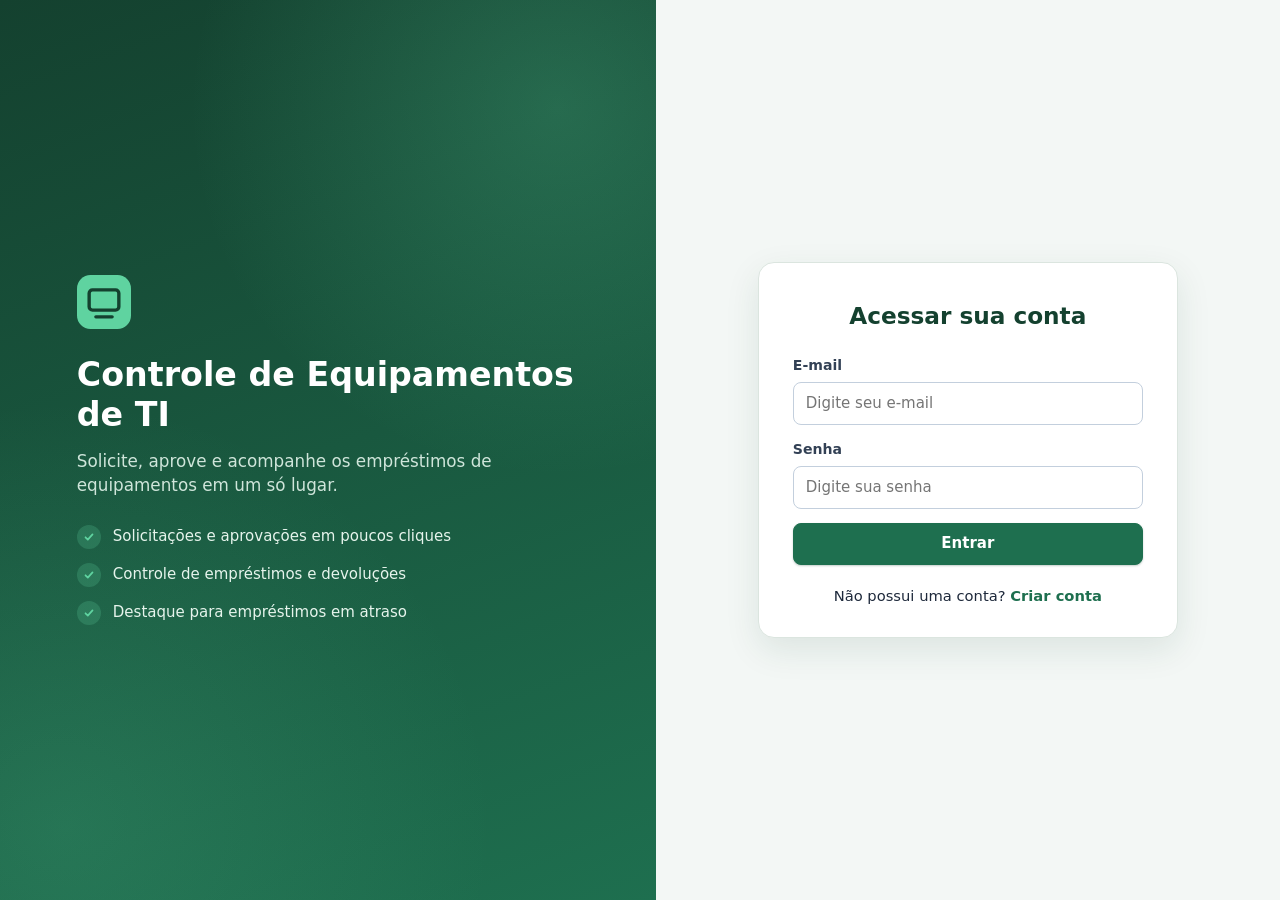
<file: frontend/index.html>
<!DOCTYPE html>
<html lang="pt-BR">
<head>
  <meta charset="utf-8">
  <meta name="viewport" content="width=device-width, initial-scale=1">
  <meta http-equiv="refresh" content="0; url=telas/login.html">
  <title>Controle de Equipamentos de TI</title>
</head>
<body>
  <p><a href="telas/login.html">Ir para o login</a></p>
</body>
</html>
</file>
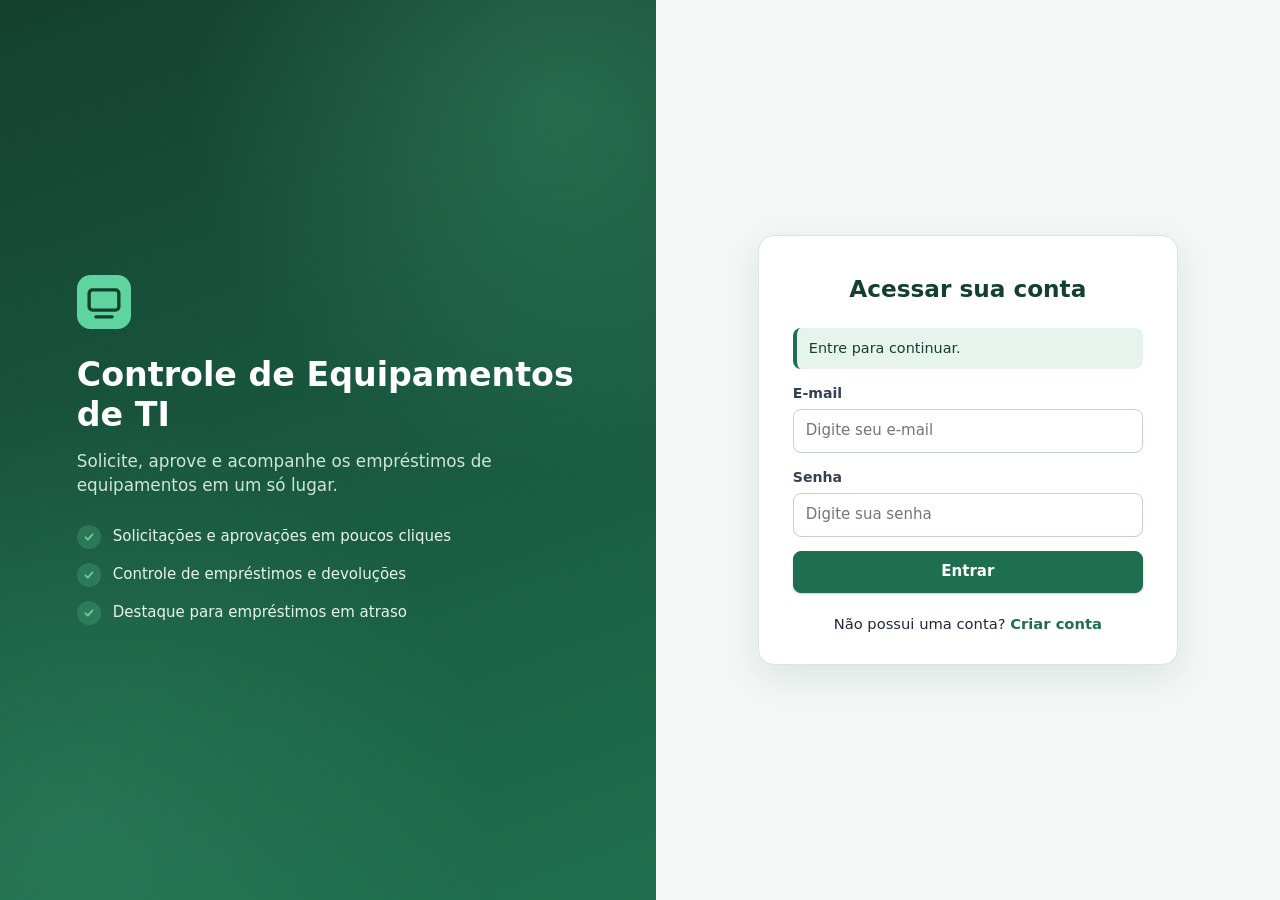
<file: frontend/telas/dashboard_administrador.html>
<!DOCTYPE html>
<html lang="pt-BR">
<head>
  <meta charset="utf-8">
  <meta name="viewport" content="width=device-width, initial-scale=1">
  <title>Painel do administrador | Controle de Equipamentos de TI</title>
  <link rel="stylesheet" href="../css/base.css">
  <link rel="stylesheet" href="../css/dashboard_administrador.css">
</head>
<body class="protegido">
  <div class="app">
    <aside class="lateral">
      <div class="lateral__marca">Controle de Equipamentos de TI</div>
      <div class="lateral__rodape">
        <span id="usuario-nome" class="lateral__usuario"></span>
        <button type="button" class="lateral__sair" id="btn-sair">Sair do sistema</button>
      </div>
      <nav class="lateral__nav" aria-label="Principal">
        <a href="#dashboard" data-secao-link="dashboard">Dashboard</a>
        <a href="#equipamentos" data-secao-link="equipamentos">Equipamentos</a>
        <a href="#usuarios" data-secao-link="usuarios">Usuários</a>
      </nav>
    </aside>

    <main class="principal">
      <div class="boas-vindas">
        <p class="boas-vindas__texto" id="saudacao">Olá!</p>
        <p class="boas-vindas__data" id="saudacao-data"></p>
      </div>
      <!-- Dashboard -->
      <section data-secao="dashboard" hidden>
        <div class="principal__topo"><h1>Dashboard</h1></div>
        <div class="indicadores">
          <div class="indicador indicador--slate">
            <span class="indicador__icone"><svg viewBox="0 0 24 24" width="22" height="22" fill="none" stroke="currentColor" stroke-width="2" stroke-linecap="round" stroke-linejoin="round" aria-hidden="true"><path d="M12 3l9 4.5-9 4.5-9-4.5z"/><path d="M3 12l9 4.5 9-4.5"/><path d="M3 16.5L12 21l9-4.5"/></svg></span>
            <div class="indicador__texto"><strong id="ind-total">-</strong><span>Total de equipamentos</span></div>
          </div>
          <div class="indicador indicador--verde">
            <span class="indicador__icone"><svg viewBox="0 0 24 24" width="22" height="22" fill="none" stroke="currentColor" stroke-width="2" stroke-linecap="round" stroke-linejoin="round" aria-hidden="true"><circle cx="12" cy="12" r="9"/><path d="M8 12.5l3 3 5-6"/></svg></span>
            <div class="indicador__texto"><strong id="ind-disponiveis">-</strong><span>Equipamentos disponíveis</span></div>
          </div>
          <div class="indicador indicador--azul">
            <span class="indicador__icone"><svg viewBox="0 0 24 24" width="22" height="22" fill="none" stroke="currentColor" stroke-width="2" stroke-linecap="round" stroke-linejoin="round" aria-hidden="true"><path d="M7 7h11l-3-3"/><path d="M17 17H6l3 3"/></svg></span>
            <div class="indicador__texto"><strong id="ind-emprestados">-</strong><span>Equipamentos emprestados</span></div>
          </div>
          <div class="indicador indicador--laranja">
            <span class="indicador__icone"><svg viewBox="0 0 24 24" width="22" height="22" fill="none" stroke="currentColor" stroke-width="2" stroke-linecap="round" stroke-linejoin="round" aria-hidden="true"><path d="M14.7 6.3a1 1 0 0 0 0 1.4l1.6 1.6a1 1 0 0 0 1.4 0l3.77-3.77a6 6 0 0 1-7.94 7.94l-6.91 6.91a2.12 2.12 0 0 1-3-3l6.91-6.91a6 6 0 0 1 7.94-7.94l-3.76 3.76z"/></svg></span>
            <div class="indicador__texto"><strong id="ind-manutencao">-</strong><span>Em manutenção</span></div>
          </div>
          <div class="indicador indicador--verde">
            <span class="indicador__icone"><svg viewBox="0 0 24 24" width="22" height="22" fill="none" stroke="currentColor" stroke-width="2" stroke-linecap="round" stroke-linejoin="round" aria-hidden="true"><path d="M16 21v-2a4 4 0 0 0-4-4H6a4 4 0 0 0-4 4v2"/><circle cx="9" cy="7" r="4"/><path d="M22 21v-2a4 4 0 0 0-3-3.87"/><path d="M16 3.13a4 4 0 0 1 0 7.75"/></svg></span>
            <div class="indicador__texto"><strong id="ind-usuarios">-</strong><span>Usuários ativos</span></div>
          </div>
        </div>
        <div class="duas-colunas">
          <div class="bloco">
            <h2>Equipamentos em manutenção</h2>
            <div class="tabela-caixa tabela-janela"><table>
              <thead><tr><th>Equipamento</th><th>Patrimônio</th><th>Ações</th></tr></thead>
              <tbody id="tb-atencao"></tbody>
            </table></div>
            <nav class="paginacao" id="pag-atencao" aria-label="Paginação dos equipamentos em manutenção"></nav>
          </div>
          <div class="bloco">
            <h2>Usuários por nível de acesso</h2>
            <div class="tabela-caixa tabela-janela"><table>
              <thead><tr><th>Nível</th><th>Usuários</th></tr></thead>
              <tbody id="tb-niveis"></tbody>
            </table></div>
          </div>
        </div>
      </section>

      <!-- Equipamentos -->
      <section data-secao="equipamentos" hidden>
        <div class="principal__topo">
          <h1>Equipamentos</h1>
          <button type="button" class="botao botao--primario" id="btn-novo-equip">+ Novo equipamento</button>
        </div>
        <div class="filtros">
          <div class="filtros__grupo" id="filtros-equip">
            <button type="button" class="chip" data-filtro="todos" aria-pressed="true">Todos</button>
            <button type="button" class="chip" data-filtro="disponivel" aria-pressed="false">Disponível</button>
            <button type="button" class="chip" data-filtro="emprestado" aria-pressed="false">Emprestado</button>
            <button type="button" class="chip" data-filtro="manutencao" aria-pressed="false">Manutenção</button>
            <button type="button" class="chip" data-filtro="inativo" aria-pressed="false">Inativo</button>
          </div>
          <input id="busca-equip" class="busca" type="search" placeholder="Pesquisar equipamento..." aria-label="Pesquisar equipamento">
        </div>
        <div class="tabela-caixa"><table>
          <thead id="th-equipamentos"><tr><th data-ordenar="id" data-direcao-inicial="desc">ID</th><th data-ordenar="nome">Nome</th><th data-ordenar="modelo">Modelo</th><th data-ordenar="patrimonio">Patrimônio</th><th data-ordenar="categoria">Categoria</th><th data-ordenar="status">Status</th><th>Ações</th></tr></thead>
          <tbody id="tb-equipamentos"></tbody>
        </table></div>
        <nav class="paginacao" id="pag-equip" aria-label="Paginação de equipamentos"></nav>
      </section>

      <!-- Usuários -->
      <section data-secao="usuarios" hidden>
        <div class="principal__topo">
          <h1>Usuários</h1>
          <button type="button" class="botao botao--primario" id="btn-novo-usuario">+ Novo usuário</button>
        </div>
        <div class="filtros">
          <input id="busca-usuario" class="busca" type="search" placeholder="Pesquisar usuário..." aria-label="Pesquisar usuário">
        </div>
        <div class="tabela-caixa"><table>
          <thead id="th-usuarios"><tr><th data-ordenar="id">ID</th><th data-ordenar="nome">Nome</th><th data-ordenar="cpf">CPF</th><th data-ordenar="nivel">Nível de acesso</th><th data-ordenar="status">Status</th><th data-ordenar="criacao" data-direcao-inicial="desc">Criação</th><th>Ações</th></tr></thead>
          <tbody id="tb-usuarios"></tbody>
        </table></div>
        <nav class="paginacao" id="pag-usuarios" aria-label="Paginação de usuários"></nav>
      </section>
    </main>
  </div>

  <!-- Cadastro / edição de equipamento -->
  <dialog id="dlg-equip" class="modal modal--grande" aria-labelledby="dlg-equip-titulo">
    <form id="form-equip" class="modal__corpo" novalidate>
      <h2 id="dlg-equip-titulo"></h2>
      <p id="eq-guia" class="mensagem mensagem--info" hidden>
        Preencha os campos em ordem: cada campo é liberado quando o anterior estiver correto.
      </p>
      <div class="grade-campos">
        <div class="campo">
          <label for="eq-nome">Nome do equipamento</label>
          <input id="eq-nome" type="text" maxlength="100" placeholder="Ex.: Notebook Dell Latitude" autocomplete="off" required>
        </div>
        <div class="campo">
          <label for="eq-modelo">Modelo</label>
          <input id="eq-modelo" type="text" maxlength="100" placeholder="Ex.: Latitude 3520" autocomplete="off" required>
        </div>
        <div class="campo">
          <label for="eq-patrimonio">Número de patrimônio</label>
          <input id="eq-patrimonio" type="text" maxlength="100" placeholder="PAT-XXXXX" autocomplete="off" required>
        </div>
        <div class="campo">
          <label for="eq-categoria">Categoria</label>
          <div class="campo__linha">
            <select id="eq-categoria" required></select>
            <button type="button" class="botao" id="btn-nova-categoria" title="Cadastrar uma categoria que ainda não existe">+ Nova categoria</button>
          </div>
        </div>
        <div class="campo">
          <label for="eq-status">Status</label>
          <select id="eq-status"></select>
          <span id="eq-status-ajuda" class="campo__ajuda" hidden>O status muda sozinho enquanto o equipamento estiver emprestado.</span>
        </div>
        <div class="campo campo--largo">
          <label for="eq-descricao">Descrição <small>(opcional)</small></label>
          <textarea id="eq-descricao" maxlength="100" placeholder="Especificações técnicas"></textarea>
        </div>
      </div>
      <p id="msg-equip" class="mensagem mensagem--erro" role="alert" hidden></p>
      <div class="modal__rodape">
        <button type="button" class="botao" data-fechar>Cancelar</button>
        <button type="submit" class="botao botao--primario" id="btn-salvar-equip">Salvar equipamento</button>
      </div>
    </form>
  </dialog>

  <!-- Nova categoria (aberta de dentro do cadastro de equipamento) -->
  <dialog id="dlg-categoria" class="modal modal--pequeno" aria-labelledby="dlg-categoria-titulo">
    <form id="form-categoria" class="modal__corpo" novalidate>
      <h2 id="dlg-categoria-titulo">Nova categoria</h2>
      <div class="campo">
        <label for="cat-nome">Nome da categoria</label>
        <input id="cat-nome" type="text" maxlength="50" placeholder="Ex.: Redes e Conectividade" autocomplete="off" required>
      </div>
      <p id="msg-categoria" class="mensagem mensagem--erro" role="alert" hidden></p>
      <div class="modal__rodape">
        <button type="button" class="botao" data-fechar>Cancelar</button>
        <button type="submit" class="botao botao--primario" id="btn-salvar-categoria">Salvar categoria</button>
      </div>
    </form>
  </dialog>

  <!-- Detalhes do equipamento -->
  <dialog id="dlg-detalhes-equip" class="modal" aria-labelledby="dlg-det-titulo">
    <div class="modal__corpo">
      <h2 id="dlg-det-titulo">Detalhes do equipamento</h2>
      <dl id="det-equip" class="detalhes"></dl>
      <div class="modal__rodape">
        <button type="button" class="botao" data-fechar>Fechar</button>
        <button type="button" class="botao botao--primario" id="btn-det-editar">Editar equipamento</button>
      </div>
    </div>
  </dialog>

  <!-- Cadastro / edição de usuário -->
  <dialog id="dlg-usuario" class="modal" aria-labelledby="dlg-usuario-titulo">
    <form id="form-usuario" class="modal__corpo" novalidate>
      <h2 id="dlg-usuario-titulo"></h2>
      <div class="grade-campos">
        <div class="campo">
          <label for="us-nome">Nome completo</label>
          <input id="us-nome" type="text" maxlength="100" required>
        </div>
        <div class="campo">
          <label for="us-email">E-mail</label>
          <input id="us-email" type="email" maxlength="150" required>
        </div>
        <div class="campo">
          <label for="us-cpf">CPF</label>
          <input id="us-cpf" type="text" inputmode="numeric" maxlength="14" placeholder="000.000.000-00" required>
          <span id="us-cpf-ajuda" class="campo__ajuda" hidden>O CPF não pode ser alterado por aqui.</span>
        </div>
        <div class="campo">
          <label for="us-nivel">Nível de acesso</label>
          <select id="us-nivel" required></select>
        </div>
        <div class="campo">
          <label for="us-status">Status</label>
          <select id="us-status">
            <option value="ativo">Ativo</option>
            <option value="inativo">Inativo</option>
          </select>
        </div>
        <div class="campo" id="campo-us-senha">
          <label for="us-senha">Senha</label>
          <input id="us-senha" type="password" autocomplete="new-password" placeholder="Mínimo de 8 caracteres">
        </div>
      </div>
      <p id="msg-usuario" class="mensagem mensagem--erro" role="alert" hidden></p>
      <div class="modal__rodape">
        <button type="button" class="botao" data-fechar>Cancelar</button>
        <button type="submit" class="botao botao--primario" id="btn-salvar-usuario">Salvar usuário</button>
      </div>
    </form>
  </dialog>

  <script type="module" src="../js/api.js"></script>
  <script type="module" src="../js/dashboard_administrador.js"></script>
</body>
</html>
</file>
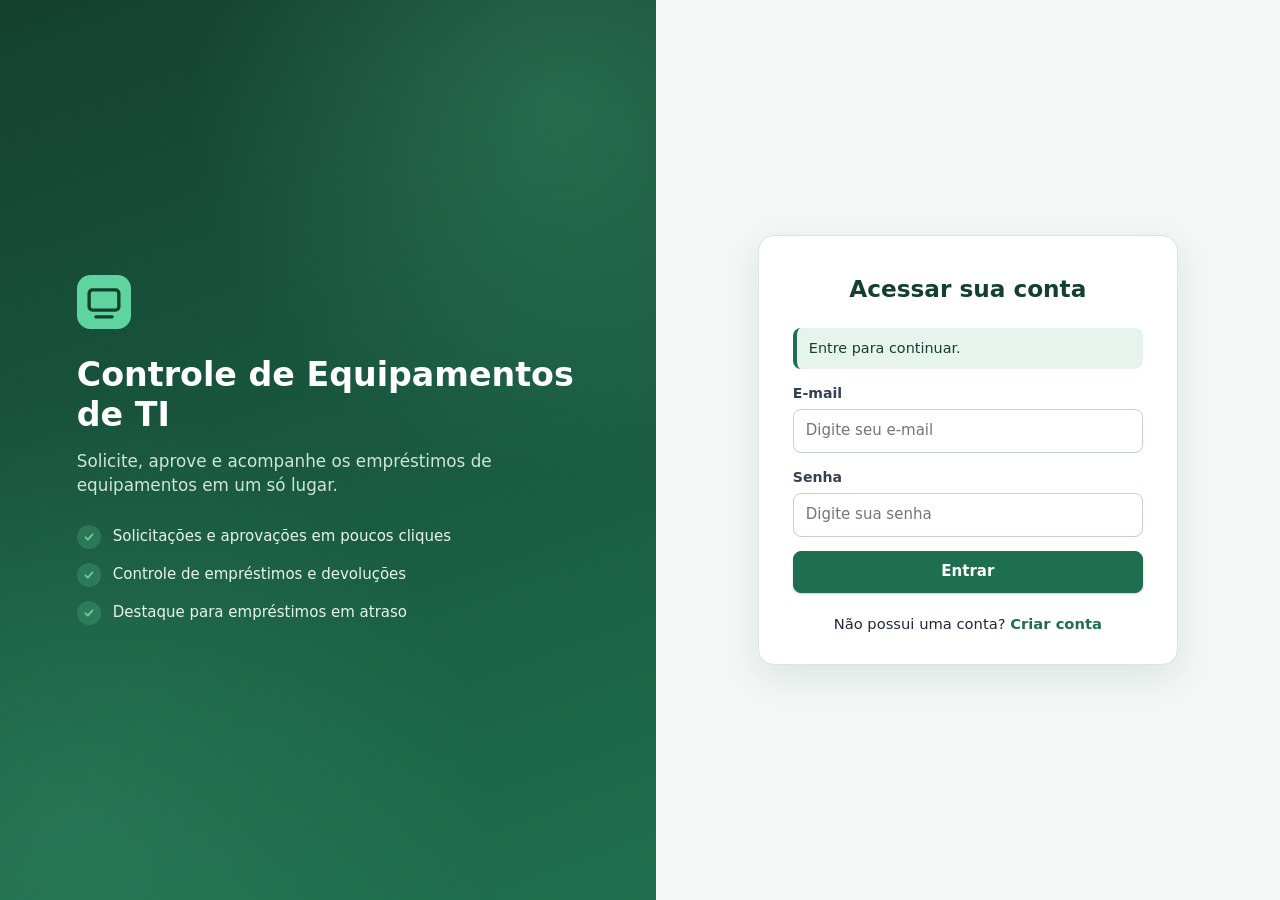
<file: frontend/telas/dashboard_gestor.html>
<!DOCTYPE html>
<html lang="pt-BR">
<head>
  <meta charset="utf-8">
  <meta name="viewport" content="width=device-width, initial-scale=1">
  <title>Painel do gestor | Controle de Equipamentos de TI</title>
  <link rel="stylesheet" href="../css/base.css">
  <link rel="stylesheet" href="../css/dashboard_gestor.css">
</head>
<body class="protegido">
  <div class="app">
    <aside class="lateral">
      <div class="lateral__marca">Controle de Equipamentos de TI</div>
      <div class="lateral__rodape">
        <span id="usuario-nome" class="lateral__usuario"></span>
        <button type="button" class="lateral__sair" id="btn-sair">Sair do sistema</button>
      </div>
      <nav class="lateral__nav" aria-label="Principal">
        <a href="#dashboard" data-secao-link="dashboard">Dashboard</a>
        <a href="#solicitacoes" data-secao-link="solicitacoes">Solicitações</a>
        <a href="#emprestimos" data-secao-link="emprestimos">Empréstimos</a>
      </nav>
    </aside>

    <main class="principal">
      <div class="boas-vindas">
        <p class="boas-vindas__texto" id="saudacao">Olá!</p>
        <p class="boas-vindas__data" id="saudacao-data"></p>
      </div>
      <!-- Dashboard -->
      <section data-secao="dashboard" hidden>
        <div class="principal__topo"><h1>Dashboard</h1></div>
        <div class="indicadores">
          <div class="indicador indicador--slate">
            <span class="indicador__icone"><svg viewBox="0 0 24 24" width="22" height="22" fill="none" stroke="currentColor" stroke-width="2" stroke-linecap="round" stroke-linejoin="round" aria-hidden="true"><path d="M12 3l9 4.5-9 4.5-9-4.5z"/><path d="M3 12l9 4.5 9-4.5"/><path d="M3 16.5L12 21l9-4.5"/></svg></span>
            <div class="indicador__texto"><strong id="ind-total">-</strong><span>Total de equipamentos</span></div>
          </div>
          <div class="indicador indicador--verde">
            <span class="indicador__icone"><svg viewBox="0 0 24 24" width="22" height="22" fill="none" stroke="currentColor" stroke-width="2" stroke-linecap="round" stroke-linejoin="round" aria-hidden="true"><circle cx="12" cy="12" r="9"/><path d="M8 12.5l3 3 5-6"/></svg></span>
            <div class="indicador__texto"><strong id="ind-disponiveis">-</strong><span>Equipamentos disponíveis</span></div>
          </div>
          <div class="indicador indicador--azul">
            <span class="indicador__icone"><svg viewBox="0 0 24 24" width="22" height="22" fill="none" stroke="currentColor" stroke-width="2" stroke-linecap="round" stroke-linejoin="round" aria-hidden="true"><path d="M7 7h11l-3-3"/><path d="M17 17H6l3 3"/></svg></span>
            <div class="indicador__texto"><strong id="ind-emprestados">-</strong><span>Equipamentos emprestados</span></div>
          </div>
          <div class="indicador indicador--laranja">
            <span class="indicador__icone"><svg viewBox="0 0 24 24" width="22" height="22" fill="none" stroke="currentColor" stroke-width="2" stroke-linecap="round" stroke-linejoin="round" aria-hidden="true"><path d="M14.7 6.3a1 1 0 0 0 0 1.4l1.6 1.6a1 1 0 0 0 1.4 0l3.77-3.77a6 6 0 0 1-7.94 7.94l-6.91 6.91a2.12 2.12 0 0 1-3-3l6.91-6.91a6 6 0 0 1 7.94-7.94l-3.76 3.76z"/></svg></span>
            <div class="indicador__texto"><strong id="ind-manutencao">-</strong><span>Em manutenção</span></div>
          </div>
          <div class="indicador indicador--ambar">
            <span class="indicador__icone"><svg viewBox="0 0 24 24" width="22" height="22" fill="none" stroke="currentColor" stroke-width="2" stroke-linecap="round" stroke-linejoin="round" aria-hidden="true"><circle cx="12" cy="12" r="9"/><path d="M12 7v5l3 2"/></svg></span>
            <div class="indicador__texto"><strong id="ind-pendentes">-</strong><span>Solicitações pendentes</span></div>
          </div>
        </div>
        <div class="duas-colunas">
          <div class="bloco">
            <h2>Solicitações recentes</h2>
            <div class="tabela-caixa"><table>
              <thead><tr><th>Nº</th><th>Solicitante</th><th>Situação</th></tr></thead>
              <tbody id="tb-recentes"></tbody>
            </table></div>
          </div>
          <div class="bloco">
            <h2>Empréstimos ativos</h2>
            <div class="tabela-caixa"><table>
              <thead><tr><th>Usuário</th><th>Equipamento</th><th>Devolução</th></tr></thead>
              <tbody id="tb-ativos"></tbody>
            </table></div>
          </div>
        </div>
      </section>

      <!-- Solicitações -->
      <section data-secao="solicitacoes" hidden>
        <div class="principal__topo"><h1>Solicitações</h1></div>
        <div class="filtros">
          <label for="filtro-situacao"><strong>Situação:</strong></label>
          <select id="filtro-situacao" class="busca">
            <option value="">Todas</option>
            <option value="pendente">Pendentes</option>
            <option value="aprovado">Aprovadas</option>
            <option value="recusado">Recusadas</option>
          </select>
        </div>
        <div class="tabela-caixa"><table>
          <thead id="th-solicitacoes"><tr><th data-ordenar="id" data-direcao-inicial="desc">Nº</th><th data-ordenar="solicitante">Solicitante</th><th data-ordenar="equipamento">Equipamento</th><th data-ordenar="solicitada" data-direcao-inicial="desc">Solicitada em</th><th data-ordenar="retirada" data-direcao-inicial="desc">Retirada</th><th data-ordenar="situacao">Situação</th><th data-ordenar="autorizador">Autorizador</th><th>Ações</th></tr></thead>
          <tbody id="tb-solicitacoes"></tbody>
        </table></div>
        <nav class="paginacao" id="pag-solic" aria-label="Paginação das solicitações"></nav>
      </section>

      <!-- Empréstimos -->
      <section data-secao="emprestimos" hidden>
        <div class="principal__topo"><h1>Empréstimos</h1></div>
        <div class="filtros">
          <div class="filtros__grupo" id="filtros-emprestimo">
            <button type="button" class="chip" data-filtro="todos" aria-pressed="true">Todos</button>
            <button type="button" class="chip" data-filtro="ativo" aria-pressed="false">Ativos</button>
            <button type="button" class="chip" data-filtro="devolvido" aria-pressed="false">Devolvidos</button>
            <button type="button" class="chip" data-filtro="atrasado" aria-pressed="false">Atrasados</button>
          </div>
        </div>
        <div class="tabela-caixa"><table>
          <thead id="th-emprestimos"><tr><th data-ordenar="id" data-direcao-inicial="desc">Nº</th><th data-ordenar="usuario">Usuário</th><th data-ordenar="equipamento">Equipamento</th><th data-ordenar="patrimonio">Patrimônio</th><th data-ordenar="retirada" data-direcao-inicial="desc">Retirada</th><th data-ordenar="prevista" data-direcao-inicial="desc">Devol. prevista</th><th data-ordenar="devolvido" data-direcao-inicial="desc">Devolvido</th><th data-ordenar="status">Status</th><th>Ações</th></tr></thead>
          <tbody id="tb-emprestimos"></tbody>
        </table></div>
        <nav class="paginacao" id="pag-empr" aria-label="Paginação dos empréstimos"></nav>
      </section>
    </main>
  </div>

  <!-- Análise de solicitação -->
  <dialog id="dlg-solicitacao" class="modal" aria-labelledby="dlg-solic-titulo">
    <form id="form-analise" class="modal__corpo" novalidate>
      <h2 id="dlg-solic-titulo"></h2>
      <dl id="solic-detalhes" class="detalhes"></dl>
      <div id="bloco-analise">
        <div class="campo">
          <label for="analise-obs">Observação do responsável</label>
          <textarea id="analise-obs" maxlength="200" placeholder="Motivo da aprovação ou recusa..."></textarea>
          <span class="campo__ajuda">Obrigatória ao recusar.</span>
        </div>
      </div>
      <p id="msg-analise" class="mensagem mensagem--erro" role="alert" hidden></p>
      <div class="modal__rodape">
        <button type="button" class="botao" data-fechar>Fechar</button>
        <button type="button" class="botao botao--perigo" id="btn-recusar">Recusar solicitação</button>
        <button type="button" class="botao botao--sucesso" id="btn-aprovar">Aprovar solicitação</button>
      </div>
    </form>
  </dialog>

  <!-- Detalhes do empréstimo e devolução -->
  <dialog id="dlg-emprestimo" class="modal" aria-labelledby="dlg-empr-titulo">
    <form id="form-devolucao" class="modal__corpo" novalidate>
      <h2 id="dlg-empr-titulo"></h2>
      <dl id="empr-detalhes" class="detalhes"></dl>
      <div id="bloco-devolucao">
        <h2 class="subtitulo">Registrar devolução</h2>
        <div class="campo">
          <label for="devolucao-data">Data de devolução</label>
          <input id="devolucao-data" type="date" required>
          <span id="devolucao-data-ajuda" class="campo__ajuda"></span>
        </div>
        <div class="campo">
          <label for="devolucao-obs">Observações</label>
          <textarea id="devolucao-obs" maxlength="150" placeholder="Condições do equipamento, acessórios devolvidos, etc."></textarea>
        </div>
      </div>
      <p id="msg-devolucao" class="mensagem mensagem--erro" role="alert" hidden></p>
      <div class="modal__rodape">
        <button type="button" class="botao" data-fechar>Fechar</button>
        <button type="submit" class="botao botao--primario" id="btn-devolver">Registrar devolução</button>
      </div>
    </form>
  </dialog>

  <script type="module" src="../js/api.js"></script>
  <script type="module" src="../js/dashboard_gestor.js"></script>
</body>
</html>
</file>
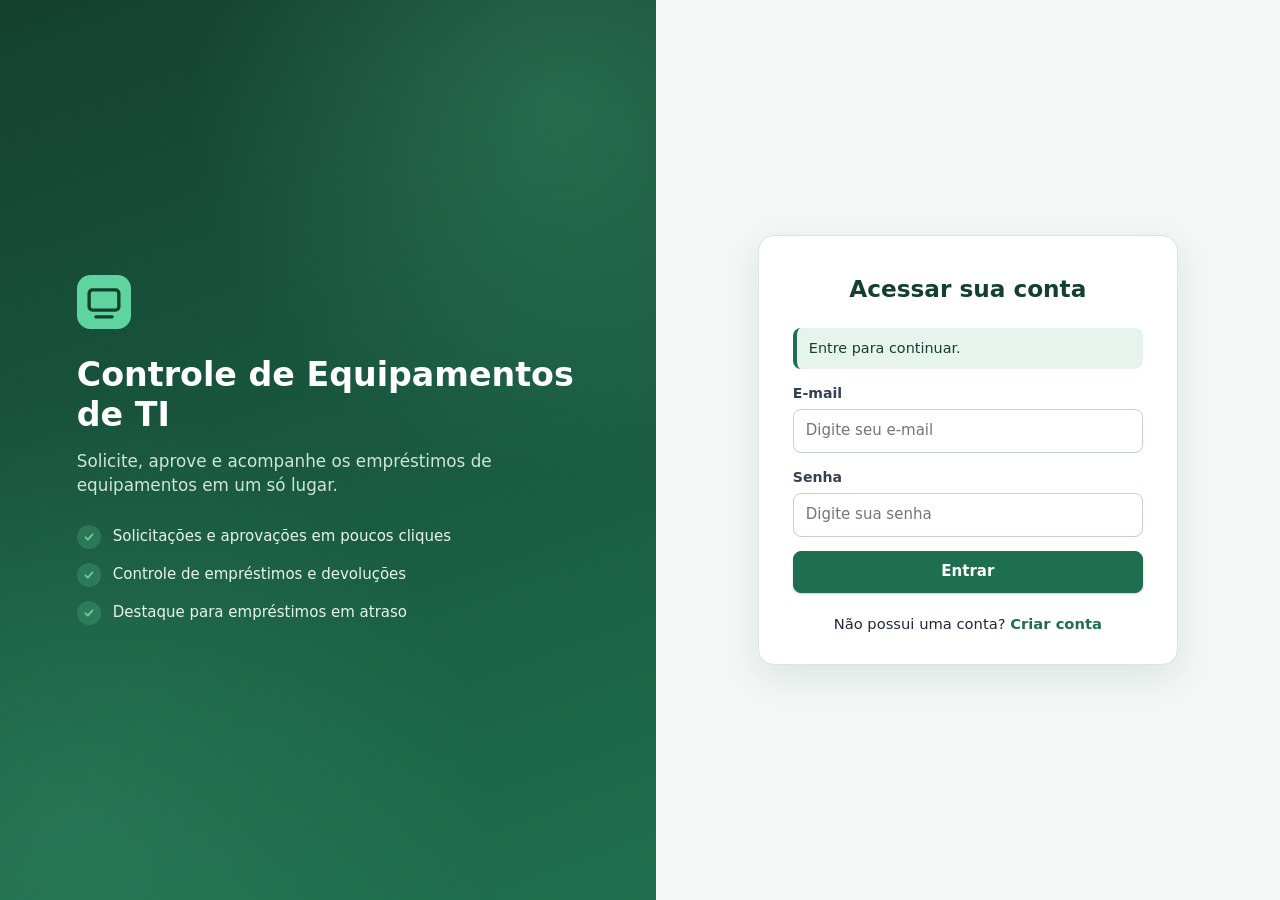
<file: frontend/telas/dashboard_usuario.html>
<!DOCTYPE html>
<html lang="pt-BR">
<head>
  <meta charset="utf-8">
  <meta name="viewport" content="width=device-width, initial-scale=1">
  <title>Painel do usuário | Controle de Equipamentos de TI</title>
  <link rel="stylesheet" href="../css/base.css">
  <link rel="stylesheet" href="../css/dashboard_usuario.css">
</head>
<body class="protegido">
  <div class="app">
    <aside class="lateral">
      <div class="lateral__marca">Controle de Equipamentos de TI</div>
      <div class="lateral__rodape">
        <span id="usuario-nome" class="lateral__usuario"></span>
        <button type="button" class="lateral__sair" id="btn-sair">Sair do sistema</button>
      </div>
      <nav class="lateral__nav" aria-label="Principal">
        <a href="#dashboard" data-secao-link="dashboard">Dashboard</a>
        <a href="#equipamentos" data-secao-link="equipamentos">Equipamentos</a>
        <a href="#solicitacoes" data-secao-link="solicitacoes">Solicitações</a>
        <a href="#emprestimos" data-secao-link="emprestimos">Empréstimos</a>
      </nav>
    </aside>

    <main class="principal">
      <div class="boas-vindas">
        <p class="boas-vindas__texto" id="saudacao">Olá!</p>
        <p class="boas-vindas__data" id="saudacao-data"></p>
      </div>
      <!-- Dashboard -->
      <section data-secao="dashboard" hidden>
        <div class="principal__topo"><h1>Dashboard</h1></div>
        <div class="indicadores indicadores--dois">
          <div class="indicador indicador--ambar">
            <span class="indicador__icone"><svg viewBox="0 0 24 24" width="22" height="22" fill="none" stroke="currentColor" stroke-width="2" stroke-linecap="round" stroke-linejoin="round" aria-hidden="true"><circle cx="12" cy="12" r="9"/><path d="M12 7v5l3 2"/></svg></span>
            <div class="indicador__texto"><strong id="ind-pendentes">-</strong><span>Minhas solicitações pendentes</span></div>
          </div>
          <div class="indicador indicador--verde">
            <span class="indicador__icone"><svg viewBox="0 0 24 24" width="22" height="22" fill="none" stroke="currentColor" stroke-width="2" stroke-linecap="round" stroke-linejoin="round" aria-hidden="true"><path d="M7 7h11l-3-3"/><path d="M17 17H6l3 3"/></svg></span>
            <div class="indicador__texto"><strong id="ind-ativos">-</strong><span>Meus empréstimos ativos</span></div>
          </div>
        </div>
        <div class="bloco">
          <h2>Atividades recentes</h2>
          <ul id="lista-atividades" class="atividades"></ul>
        </div>
      </section>

      <!-- Equipamentos disponíveis -->
      <section data-secao="equipamentos" hidden>
        <div class="principal__topo"><h1>Equipamentos disponíveis</h1></div>
        <div class="filtros">
          <input id="busca-equip" class="busca" type="search" placeholder="Pesquisar por nome, modelo ou patrimônio..." aria-label="Pesquisar equipamento">
        </div>
        <div class="tabela-caixa">
          <table>
            <thead id="th-equipamentos"><tr><th data-ordenar="nome">Nome</th><th data-ordenar="modelo">Modelo</th><th>Status</th><th>Ações</th></tr></thead>
            <tbody id="tb-equipamentos"></tbody>
          </table>
        </div>
        <nav class="paginacao" id="pag-equip" aria-label="Paginação de equipamentos"></nav>
      </section>

      <!-- Solicitações -->
      <section data-secao="solicitacoes" hidden>
        <div class="principal__topo">
          <h1>Minhas solicitações</h1>
          <button type="button" class="botao botao--primario" id="btn-nova">+ Nova solicitação</button>
        </div>
        <div class="tabela-caixa">
          <table>
            <thead id="th-solicitacoes"><tr><th data-ordenar="id" data-direcao-inicial="desc">Nº</th><th data-ordenar="equipamento">Equipamento</th><th data-ordenar="retirada" data-direcao-inicial="desc">Retirada</th><th data-ordenar="situacao">Situação</th><th>Ações</th></tr></thead>
            <tbody id="tb-solicitacoes"></tbody>
          </table>
        </div>
        <nav class="paginacao" id="pag-solic" aria-label="Paginação das solicitações"></nav>
      </section>

      <!-- Empréstimos -->
      <section data-secao="emprestimos" hidden>
        <div class="principal__topo"><h1>Meus empréstimos</h1></div>
        <div class="tabela-caixa">
          <table>
            <thead id="th-emprestimos"><tr><th data-ordenar="id" data-direcao-inicial="desc">Nº</th><th data-ordenar="equipamento">Equipamento</th><th data-ordenar="patrimonio">Patrimônio</th><th data-ordenar="prevista" data-direcao-inicial="desc">Devolução prevista</th><th data-ordenar="status">Status</th><th>Ações</th></tr></thead>
            <tbody id="tb-emprestimos"></tbody>
          </table>
        </div>
        <nav class="paginacao" id="pag-empr" aria-label="Paginação dos empréstimos"></nav>
      </section>
    </main>
  </div>

  <!-- Nova solicitação -->
  <dialog id="dlg-nova" class="modal" aria-labelledby="dlg-nova-titulo">
    <form id="form-nova" class="modal__corpo" novalidate>
      <h2 id="dlg-nova-titulo">Nova solicitação de equipamento</h2>
      <div class="campo">
        <label for="nova-equipamento-nome">Equipamento escolhido</label>
        <input id="nova-equipamento-nome" type="text" readonly>
        <input id="nova-equipamento" type="hidden">
      </div>
      <div class="grade-campos">
        <div class="campo">
          <label for="nova-retirada">Data de retirada</label>
          <input id="nova-retirada" type="date" required>
        </div>
        <div class="campo">
          <label for="nova-devolucao">Data prevista de devolução</label>
          <input id="nova-devolucao" type="date" required>
        </div>
      </div>
      <div class="campo">
        <label for="nova-obs">Observações</label>
        <textarea id="nova-obs" maxlength="200" placeholder="Para que você vai usar o equipamento?"></textarea>
      </div>
      <p id="msg-nova" class="mensagem mensagem--erro" role="alert" hidden></p>
      <div class="modal__rodape">
        <button type="button" class="botao" data-fechar>Cancelar</button>
        <button type="submit" class="botao botao--primario" id="btn-enviar-nova">Enviar solicitação</button>
      </div>
    </form>
  </dialog>

  <!-- Detalhes (solicitação ou empréstimo) -->
  <dialog id="dlg-detalhes" class="modal" aria-labelledby="dlg-detalhes-titulo">
    <div class="modal__corpo">
      <h2 id="dlg-detalhes-titulo"></h2>
      <dl id="detalhes-lista" class="detalhes"></dl>
      <div class="modal__rodape"><button type="button" class="botao" data-fechar>Voltar</button></div>
    </div>
  </dialog>

  <script type="module" src="../js/api.js"></script>
  <script type="module" src="../js/dashboard_usuario.js"></script>
</body>
</html>
</file>
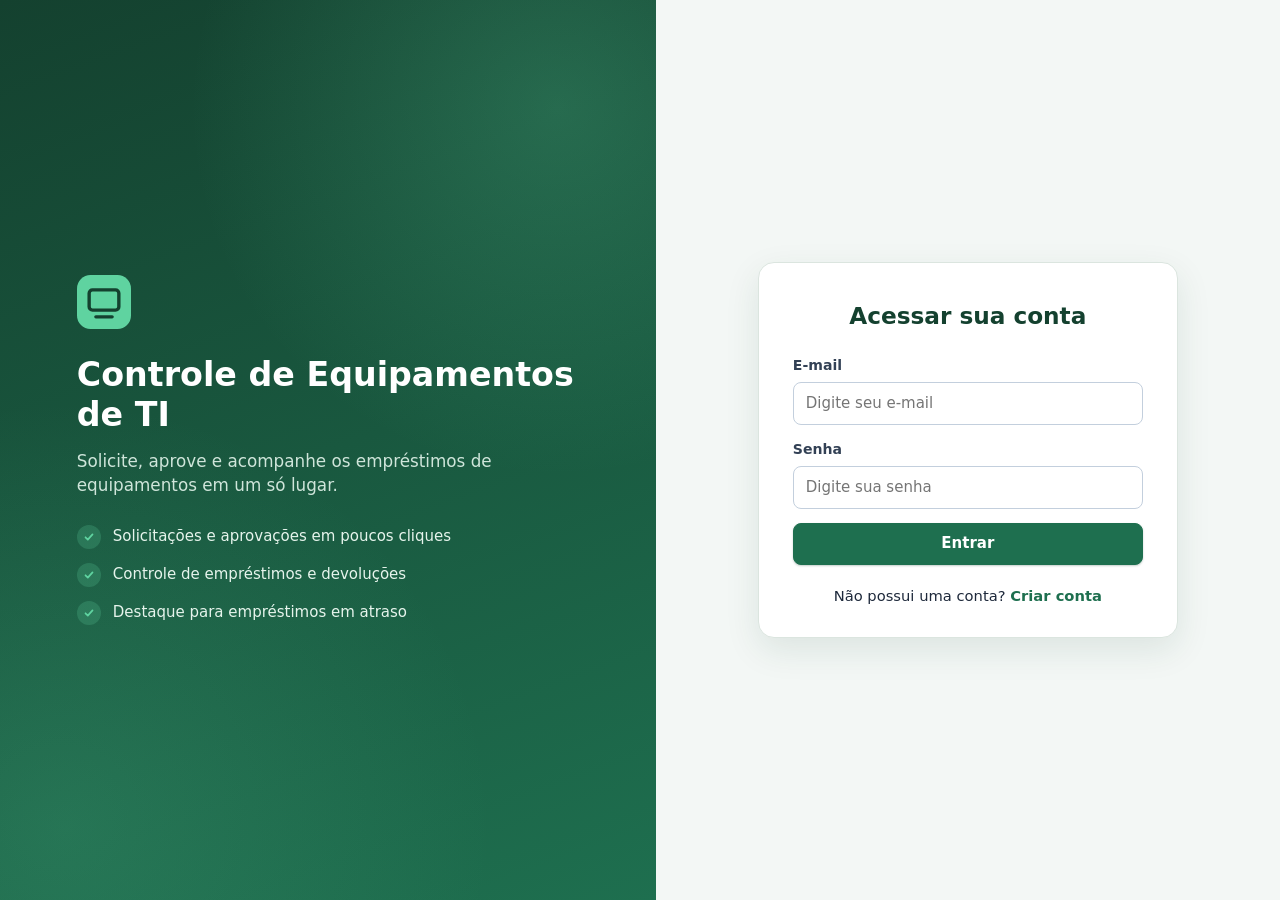
<file: frontend/telas/login.html>
<!DOCTYPE html>
<html lang="pt-BR">
<head>
  <meta charset="utf-8">
  <meta name="viewport" content="width=device-width, initial-scale=1">
  <title>Entrar | Controle de Equipamentos de TI</title>
  <link rel="stylesheet" href="../css/base.css">
  <link rel="stylesheet" href="../css/login.css">
</head>
<body class="pagina-login">
  <aside class="login-vitrine" aria-label="Apresentação do sistema">
    <div class="login-vitrine__logo" aria-hidden="true"></div>
    <h2>Controle de Equipamentos de TI</h2>
    <p class="login-vitrine__texto">Solicite, aprove e acompanhe os empréstimos de equipamentos em um só lugar.</p>
    <ul>
      <li>Solicitações e aprovações em poucos cliques</li>
      <li>Controle de empréstimos e devoluções</li>
      <li>Destaque para empréstimos em atraso</li>
    </ul>
  </aside>

  <div class="login-area">
  <main class="login">
    <p class="login__marca">Controle de Equipamentos de TI</p>

    <section id="painel-entrar" aria-labelledby="titulo-entrar">
      <h1 id="titulo-entrar">Acessar sua conta</h1>
      <p id="aviso-motivo" class="mensagem mensagem--info" hidden></p>
      <p id="msg-sucesso" class="mensagem mensagem--ok" role="status" hidden></p>

      <form id="form-login" novalidate>
        <div class="campo">
          <label for="login-email">E-mail</label>
          <input id="login-email" name="email" type="email" autocomplete="username" placeholder="Digite seu e-mail" required>
        </div>
        <div class="campo">
          <label for="login-senha">Senha</label>
          <input id="login-senha" name="senha" type="password" autocomplete="current-password" placeholder="Digite sua senha" required>
        </div>
        <p id="msg-login" class="mensagem mensagem--erro" role="alert" hidden></p>
        <button id="btn-entrar" type="submit" class="botao botao--primario botao--cheio">Entrar</button>
      </form>

      <p class="login__troca">Não possui uma conta? <button type="button" class="link" id="ir-criar">Criar conta</button></p>
    </section>

    <section id="painel-criar" aria-labelledby="titulo-criar" hidden>
      <h1 id="titulo-criar">Criar sua conta</h1>

      <form id="form-criar" novalidate>
        <div class="campo">
          <label for="criar-nome">Nome completo</label>
          <input id="criar-nome" type="text" autocomplete="name" maxlength="100" placeholder="Seu nome" required>
        </div>
        <div class="campo">
          <label for="criar-email">E-mail</label>
          <input id="criar-email" type="email" autocomplete="email" maxlength="150" placeholder="Seu e-mail" required>
        </div>
        <div class="campo">
          <label for="criar-cpf">CPF</label>
          <input id="criar-cpf" type="text" inputmode="numeric" maxlength="14" placeholder="000.000.000-00" required>
        </div>
        <div class="campo">
          <label for="criar-senha">Senha</label>
          <input id="criar-senha" type="password" autocomplete="new-password" placeholder="Mínimo de 8 caracteres" required>
        </div>
        <div class="campo">
          <label for="criar-senha2">Confirmar senha</label>
          <input id="criar-senha2" type="password" autocomplete="new-password" placeholder="Confirme sua senha" required>
        </div>
        <p id="msg-criar" class="mensagem mensagem--erro" role="alert" hidden></p>
        <button id="btn-criar" type="submit" class="botao botao--primario botao--cheio">Criar conta</button>
      </form>

      <p class="login__troca">Já possui uma conta? <button type="button" class="link" id="ir-entrar">Entrar</button></p>
    </section>
  </main>
  </div>

  <script type="module" src="../js/api.js"></script>
  <script type="module" src="../js/login.js"></script>
</body>
</html>
</file>
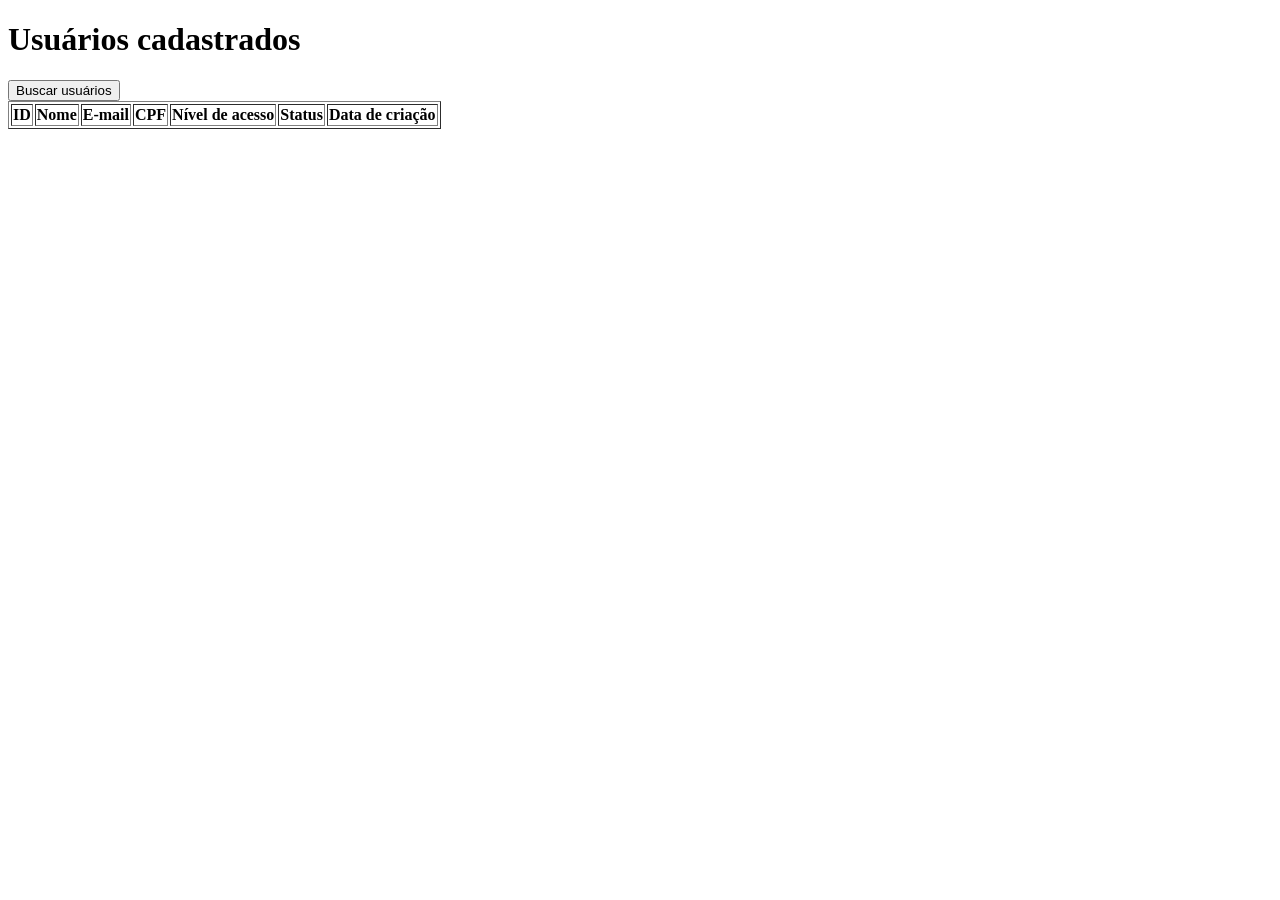
<file: frontend/telas/usuarios_teste.html>
<!DOCTYPE html>
<html lang="pt-BR">
<head>
    <meta charset="UTF-8">
    <title>Usuários do Sistema</title>
</head>
<body>

    <h1>Usuários cadastrados</h1>

    <button id="buscar_usuarios">
        Buscar usuários
    </button>

    <table border="1">
        <thead>
            <tr>
                <th>ID</th>
                <th>Nome</th>
                <th>E-mail</th>
                <th>CPF</th>
                <th>Nível de acesso</th>
                <th>Status</th>
                <th>Data de criação</th>
            </tr>
        </thead>

        <tbody id="lista_usuarios">
            <!-- Os usuários serão inseridos aqui -->
        </tbody>
    </table>

    <script src="../js/usuarios_teste.js"></script>

</body>
</html>
</file>
<file: frontend/css/base.css>
/* ===== Base compartilhada: tokens, layout, componentes ===== */
:root {
  /* Marca: verde escuro (não tão escuro) */
  --primaria: #1e6f4f;
  --primaria-hover: #17583f;
  --primaria-escura: #14412f;
  --primaria-suave: #e7f4ee;
  --primaria-borda: #cfe3d8;
  --lateral-bg: #14412f;
  --lateral-texto: #cfe5da;
  --lateral-destaque: #5fd3a0;
  --fundo: #f3f7f5;
  --superficie: #ffffff;
  --texto: #1e293b;
  --texto-suave: #64748b;
  --borda: #dbe5df;
  --amarelo-bg: #fde68a;
  --amarelo-tx: #78350f;
  --verde-bg: #d1fae5;
  --verde-tx: #065f46;
  --vermelho-bg: #fee2e2;
  --vermelho-tx: #991b1b;
  --cinza-bg: #e8edf3;
  --cinza-tx: #475569;
  --raio: 10px;
  --fonte-titulo: "Poppins", "Segoe UI", system-ui, sans-serif;
  --fonte-texto: "Lato", "Segoe UI", system-ui, sans-serif;
}

*, *::before, *::after { box-sizing: border-box; }
[hidden] { display: none !important; }
html { -webkit-text-size-adjust: 100%; }
body {
  margin: 0;
  font-family: var(--fonte-texto);
  font-size: 15px;
  line-height: 1.45;
  color: var(--texto);
  background: var(--fundo);
}
body.protegido { visibility: hidden; }

h1, h2, h3 { font-family: var(--fonte-titulo); margin: 0; color: #0f172a; }
h1 { font-size: 1.6rem; }
h2 { font-size: 1.05rem; font-family: var(--fonte-texto); font-weight: 700; }
button, input, select, textarea { font: inherit; color: inherit; }

:focus-visible { outline: 3px solid #8fd3b1; outline-offset: 2px; }

/* ===== Estrutura da aplicação ===== */
.app { display: grid; grid-template-columns: 260px 1fr; min-height: 100vh; }

.lateral {
  background: var(--lateral-bg);
  color: var(--lateral-texto);
  display: flex;
  flex-direction: column;
  position: sticky;
  top: 0;
  height: 100vh;
}
.lateral__marca {
  display: flex; align-items: center; gap: 12px;
  font-family: var(--fonte-titulo);
  font-weight: 700;
  font-size: 1rem;
  line-height: 1.3;
  color: #fff;
  padding: 24px 22px 20px;
  border-bottom: 1px solid rgba(255, 255, 255, .12);
}
.lateral__marca::before {
  content: ""; flex-shrink: 0; width: 38px; height: 38px;
  background: url("data:image/svg+xml,%3Csvg xmlns='http://www.w3.org/2000/svg' viewBox='0 0 40 40'%3E%3Crect width='40' height='40' rx='10' fill='%235fd3a0'/%3E%3Crect x='9' y='11' width='22' height='15' rx='2.5' fill='none' stroke='%2314412f' stroke-width='2.5'/%3E%3Cpath d='M14 31h12' stroke='%2314412f' stroke-width='2.5' stroke-linecap='round'/%3E%3C/svg%3E") center / contain no-repeat;
}
.lateral__nav { display: flex; flex-direction: column; padding: 16px 0; flex: 1; }
.lateral__nav a {
  padding: 12px 22px 12px 19px;
  border-left: 3px solid transparent;
  color: var(--lateral-texto);
  text-decoration: none;
  transition: background .15s, color .15s;
}
.lateral__nav a:hover { background: rgba(255, 255, 255, .08); color: #fff; }
.lateral__nav a.ativo {
  border-left-color: var(--lateral-destaque);
  background: rgba(255, 255, 255, .14);
  color: #fff;
  font-weight: 700;
}
/* Usuário e botão Sair ficam no topo da lateral, fáceis de achar */
.lateral__rodape { border-bottom: 1px solid rgba(255, 255, 255, .12); padding: 16px 22px; }
.lateral__usuario { display: block; font-size: .9rem; color: #b9d6c8; margin-bottom: 10px; overflow-wrap: anywhere; }
.lateral__sair {
  display: block; width: 100%;
  padding: 11px 16px;
  font: inherit; font-size: 1rem; font-weight: 700;
  color: #fff;
  background: transparent;
  border: 2px solid rgba(255, 255, 255, .55);
  border-radius: 10px;
  cursor: pointer;
  transition: background .15s, border-color .15s;
}
.lateral__sair:hover { background: rgba(255, 255, 255, .12); border-color: #fff; }
.lateral__sair:focus-visible { outline: 3px solid var(--lateral-destaque); outline-offset: 2px; }

.principal { padding: 28px 36px 48px; min-width: 0; }
.boas-vindas {
  display: flex; flex-wrap: wrap; align-items: baseline; justify-content: space-between; gap: 4px 16px;
  margin: 0 0 18px; padding-bottom: 14px; border-bottom: 1px solid var(--borda);
}
.boas-vindas p { margin: 0; }
.boas-vindas__texto { font-family: var(--fonte-titulo); font-weight: 600; font-size: 1.05rem; color: var(--primaria-escura); }
.boas-vindas__data { color: var(--texto-suave); font-size: .9rem; }
.principal__topo { display: flex; align-items: center; justify-content: space-between; gap: 16px; margin-bottom: 22px; flex-wrap: wrap; }

/* ===== Cartões de indicadores ===== */
.indicadores { display: grid; grid-template-columns: repeat(auto-fit, minmax(180px, 1fr)); gap: 16px; margin-bottom: 28px; }
.indicador {
  --cor: #1e6f4f; --cor-suave: #e7f4ee;
  display: flex; align-items: center; gap: 14px;
  background: var(--superficie);
  border: 1px solid var(--borda);
  border-left: 5px solid var(--cor);
  border-radius: var(--raio);
  padding: 16px 18px;
  box-shadow: 0 1px 2px rgba(15, 23, 42, .05);
}
.indicador__icone {
  flex-shrink: 0; width: 46px; height: 46px;
  display: grid; place-items: center;
  border-radius: 50%; background: var(--cor-suave); color: var(--cor);
}
.indicador__texto { min-width: 0; }
.indicador__texto strong { display: block; font-family: var(--fonte-titulo); font-size: 1.9rem; line-height: 1.1; color: #0f172a; }
.indicador__texto span { display: block; color: var(--texto-suave); font-size: .88rem; }
.indicador--verde { --cor: #1e6f4f; --cor-suave: #e7f4ee; }
.indicador--azul { --cor: #2563eb; --cor-suave: #e6eefc; }
.indicador--ambar { --cor: #b45309; --cor-suave: #fef3c7; }
.indicador--laranja { --cor: #c2410c; --cor-suave: #ffedd5; }
.indicador--slate { --cor: #475569; --cor-suave: #e8edf3; }

.duas-colunas { display: grid; grid-template-columns: repeat(2, minmax(0, 1fr)); gap: 24px; align-items: start; }
.bloco h2 { margin-bottom: 10px; padding-left: 10px; border-left: 4px solid var(--primaria); line-height: 1.2; }

/* ===== Tabelas ===== */
.tabela-caixa {
  background: var(--superficie);
  border: 1px solid var(--borda);
  border-radius: var(--raio);
  overflow-x: auto;
  box-shadow: 0 1px 2px rgba(15, 23, 42, .05);
}
table { width: 100%; border-collapse: collapse; min-width: 420px; }
th, td { text-align: left; padding: 12px 16px; border-bottom: 1px solid #e9f0ec; vertical-align: middle; }
th { background: #eaf4ee; font-size: .85rem; color: #2f4b3f; white-space: nowrap; border-bottom: 2px solid var(--primaria-borda); }
tbody tr { transition: background .12s; }
tbody tr:hover td { background: #f5faf7; }
tbody tr:last-child td { border-bottom: 0; }
td.acoes { white-space: nowrap; }
.estado-tabela { text-align: center; color: var(--texto-suave); padding: 30px 16px; }
tbody tr:hover td.estado-tabela { background: transparent; }
.estado-tabela--vazio::before, .estado-tabela--carregando::before { content: ""; display: block; margin: 0 auto 10px; }
.estado-tabela--vazio::before { width: 46px; height: 46px; background: url("data:image/svg+xml,%3Csvg xmlns='http://www.w3.org/2000/svg' viewBox='0 0 24 24' fill='none' stroke='%2394b5a5' stroke-width='1.5' stroke-linecap='round' stroke-linejoin='round'%3E%3Cpath d='M3 13l3-8h12l3 8'/%3E%3Cpath d='M3 13v6a1 1 0 0 0 1 1h16a1 1 0 0 0 1-1v-6'/%3E%3Cpath d='M3 13h5l1 2h6l1-2h5'/%3E%3C/svg%3E") center / contain no-repeat; }
.estado-tabela--carregando::before {
  width: 26px; height: 26px; border-radius: 50%;
  border: 3px solid var(--primaria-borda); border-top-color: var(--primaria);
  animation: girar .8s linear infinite;
}
@keyframes girar { to { transform: rotate(360deg); } }
.estado-tabela--erro { color: var(--vermelho-tx); }

/* ===== Badges ===== */
.badge {
  display: inline-block; padding: 2px 10px; border-radius: 999px;
  font-size: .72rem; font-weight: 800; text-transform: uppercase; letter-spacing: .02em;
}
.badge--amarelo { background: var(--amarelo-bg); color: var(--amarelo-tx); }
.badge--verde { background: var(--verde-bg); color: var(--verde-tx); }
.badge--vermelho { background: var(--vermelho-bg); color: var(--vermelho-tx); }
.badge--cinza { background: var(--cinza-bg); color: var(--cinza-tx); }

/* ===== Botões ===== */
.botao {
  display: inline-flex; align-items: center; justify-content: center; gap: 6px;
  padding: 9px 16px; border-radius: 8px; border: 1px solid var(--borda);
  background: #eef2f0; color: #334155; font-weight: 700; cursor: pointer;
  transition: background .15s, border-color .15s, box-shadow .15s, filter .15s;
}
.botao:hover:not(:disabled) { filter: brightness(.97); }
.botao:disabled { opacity: .6; cursor: not-allowed; }
.botao--primario { background: var(--primaria); border-color: var(--primaria); color: #fff; box-shadow: 0 1px 2px rgba(20, 65, 47, .25); }
.botao--primario:hover:not(:disabled) { background: var(--primaria-hover); border-color: var(--primaria-hover); filter: none; box-shadow: 0 3px 8px rgba(20, 65, 47, .28); }
.botao--sucesso { background: #16a34a; border-color: #16a34a; color: #fff; }
.botao--perigo { background: #dc2626; border-color: #dc2626; color: #fff; }
.botao--pequeno { padding: 5px 11px; font-size: .85rem; }
.botao--cheio { width: 100%; }
.link { background: none; border: 0; padding: 0; color: var(--primaria); cursor: pointer; }
.link:hover { text-decoration: underline; }

/* ===== Filtros ===== */
.filtros { display: flex; flex-wrap: wrap; align-items: center; gap: 10px; margin-bottom: 16px; }
.filtros__grupo { display: flex; flex-wrap: wrap; gap: 8px; flex: 1; }
.chip {
  padding: 6px 16px; border-radius: 999px; border: 1px solid var(--borda);
  background: #fff; color: #334155; cursor: pointer; transition: background .15s, border-color .15s;
}
.chip:hover { background: var(--primaria-suave); border-color: var(--primaria-borda); }
.chip[aria-pressed="true"] { background: var(--primaria); border-color: var(--primaria); color: #fff; }

/* ===== Formulários ===== */
.campo { display: flex; flex-direction: column; gap: 6px; margin-bottom: 14px; }
.campo label { font-weight: 700; font-size: .88rem; color: #334155; }
.campo input, .campo select, .campo textarea {
  padding: 10px 12px; border: 1px solid #c3cfdd; border-radius: 8px; background: #fff; width: 100%;
}
.campo textarea { resize: vertical; min-height: 90px; }
.campo input:focus, .campo select:focus, .campo textarea:focus { border-color: var(--primaria); outline: 0; box-shadow: 0 0 0 3px rgba(30, 111, 79, .22); }
.campo__ajuda { font-size: .8rem; color: var(--texto-suave); }
.campo__msg { font-size: .82rem; font-weight: 600; }
.campo__msg--erro { color: var(--vermelho-tx); }
.campo__msg--ok { color: var(--verde-tx); }
.campo__msg--info { color: var(--texto-suave); }
.campo input[aria-invalid="true"], .campo select[aria-invalid="true"] { border-color: #dc2626; background: #fff8f8; }
.campo input:disabled, .campo select:disabled, .campo textarea:disabled { background: #f1f5f9; color: #94a3b8; cursor: not-allowed; }
.campo input[readonly] { background: #f1f5f9; color: #475569; cursor: not-allowed; }
.campo__linha { display: flex; gap: 8px; align-items: stretch; }
.campo__linha select { flex: 1; min-width: 0; }
.campo__linha .botao { flex-shrink: 0; white-space: nowrap; }
.etapas-ajuda { grid-column: 1 / -1; margin: 0 0 14px; }
.grade-campos { display: grid; grid-template-columns: repeat(2, minmax(0, 1fr)); column-gap: 18px; }
.campo--largo { grid-column: 1 / -1; }
.busca { padding: 8px 12px; border: 1px solid #c3cfdd; border-radius: 8px; min-width: 260px; background: #fff; }

.mensagem { padding: 10px 12px; border-radius: 8px; margin: 0 0 14px; font-size: .9rem; }
.mensagem--erro { background: var(--vermelho-bg); color: var(--vermelho-tx); }
.mensagem--ok { background: var(--verde-bg); color: var(--verde-tx); }
.mensagem--info { background: var(--primaria-suave); color: var(--primaria-escura); border-left: 4px solid var(--primaria); }

/* ===== Detalhes (rótulo/valor) ===== */
.detalhes { display: grid; grid-template-columns: repeat(2, minmax(0, 1fr)); gap: 16px 24px; margin: 0 0 18px; }
.detalhes dt { font-size: .75rem; color: var(--texto-suave); text-transform: uppercase; font-weight: 700; }
.detalhes dd { margin: 2px 0 0; overflow-wrap: anywhere; }
.detalhes .largo { grid-column: 1 / -1; }

/* ===== Janela (dialog) ===== */
dialog.modal {
  border: 0; border-radius: 14px; padding: 0; width: min(640px, calc(100vw - 32px));
  max-height: calc(100vh - 32px); color: var(--texto);
}
dialog.modal::backdrop { background: rgba(15, 23, 42, .45); }
.modal__corpo { padding: 24px 26px 22px; }
.modal__corpo > h2 { font-family: var(--fonte-titulo); font-size: 1.2rem; margin-bottom: 18px; }
.modal__rodape { display: flex; flex-wrap: wrap; gap: 10px; justify-content: flex-end; border-top: 1px solid var(--borda); padding-top: 16px; margin-top: 8px; }

dialog.modal.modal--grande { width: min(820px, calc(100vw - 32px)); }
dialog.modal.modal--pequeno { width: min(440px, calc(100vw - 32px)); }

/* ===== Ordenação por cabeçalho ===== */
.ordenar {
  display: inline-flex; align-items: center; gap: 4px;
  background: none; border: 0; padding: 0; margin: 0;
  font: inherit; font-weight: 700; color: inherit; cursor: pointer; white-space: nowrap;
}
.ordenar:hover { color: var(--primaria); }
.ordenar:focus-visible { outline: 2px solid var(--primaria); outline-offset: 3px; border-radius: 4px; }
.ordenar__seta { color: #94a3b8; font-size: .85em; min-width: 1em; }
th[aria-sort="ascending"] .ordenar__seta, th[aria-sort="descending"] .ordenar__seta { color: var(--primaria); font-weight: 700; }
th[aria-sort="ascending"], th[aria-sort="descending"] { color: var(--primaria-escura); }

/* ===== Empréstimo atrasado ===== */
tr.linha--atraso td { background: #fef2f2; }
tr.linha--atraso td:first-child { box-shadow: inset 4px 0 0 #dc2626; }
tr.linha--atraso:hover td { background: #fee2e2; }
.texto-atraso { color: var(--vermelho-tx); font-weight: 700; }
.atividades li.atrasado { background: #fef2f2; border-radius: 8px; border-left-color: #dc2626; }

/* ===== Paginação ===== */
.paginacao { display: flex; flex-wrap: wrap; align-items: center; justify-content: space-between; gap: 10px 16px; margin-top: 12px; }
.paginacao:empty { display: none; }
.paginacao__texto { color: var(--texto-suave); font-size: .88rem; }
.paginacao__botoes { display: flex; flex-wrap: wrap; align-items: center; gap: 6px; }
.paginacao__reticencias { color: var(--texto-suave); padding: 0 2px; }

/* ===== Falha ao validar a sessão ===== */
.falha-sessao { max-width: 440px; margin: 15vh auto 0; padding: 0 20px; text-align: center; display: grid; gap: 14px; justify-items: center; }
.falha-sessao p { margin: 0; color: var(--texto-suave); }

/* ===== Avisos (toast) ===== */
#toasts { position: fixed; right: 18px; bottom: 18px; display: flex; flex-direction: column; gap: 10px; z-index: 50; max-width: min(380px, calc(100vw - 36px)); }
.toast { padding: 12px 16px; border-radius: 10px; color: #fff; box-shadow: 0 6px 20px rgba(15, 23, 42, .2); font-weight: 700; }
.toast--ok { background: var(--primaria); }
.toast--erro { background: #b91c1c; }

/* ===== Responsivo ===== */
@media (max-width: 1000px) {
  .duas-colunas { grid-template-columns: 1fr; }
  .principal { padding: 24px 20px 40px; }
}
@media (max-width: 800px) {
  .app { grid-template-columns: 1fr; }
  .lateral { position: static; height: auto; flex-direction: row; flex-wrap: wrap; align-items: center; }
  .lateral__marca { flex: 1 1 100%; padding: 14px 20px 10px; border-bottom: 0; }
  .lateral__marca::before { width: 32px; height: 32px; }
  .lateral__nav { flex-direction: row; flex: 1 1 auto; padding: 0 8px; overflow-x: auto; }
  .lateral__nav a { border-left: 0; border-bottom: 3px solid transparent; padding: 10px 14px; white-space: nowrap; }
  .lateral__nav a.ativo { border-bottom-color: var(--lateral-destaque); }
  .lateral__rodape { flex: 1 1 100%; border-bottom: 0; display: flex; align-items: center; gap: 14px; padding: 4px 20px 10px; }
  .lateral__usuario { margin: 0; flex: 1; }
  .lateral__sair { width: auto; padding: 9px 22px; }
}
@media (max-width: 560px) {
  .grade-campos, .detalhes { grid-template-columns: 1fr; }
  .modal__corpo { padding: 20px 18px; }
  h1 { font-size: 1.35rem; }
}
@media (prefers-reduced-motion: reduce) {
  * { scroll-behavior: auto !important; transition: none !important; }
  .estado-tabela--carregando::before { animation-duration: 3s; }
}
</file>
<file: frontend/css/dashboard_administrador.css>
/* Estilos exclusivos do painel do administrador */
.filtros .busca { margin-left: auto; }
.tabela-caixa td .botao + .botao { margin-left: 6px; }
.tabela-caixa table { min-width: 640px; }

/* Janela de tamanho fixo no dashboard: rola somente para cima e para baixo */
.tabela-caixa.tabela-janela {
  height: 260px;
  overflow-x: hidden;
  overflow-y: auto;
}
.tabela-janela table { min-width: 0; table-layout: fixed; }
.tabela-janela th, .tabela-janela td { overflow-wrap: anywhere; padding: 10px 12px; }
.tabela-janela thead th { position: sticky; top: 0; z-index: 1; }

@media (max-width: 560px) {
  .filtros .busca { margin-left: 0; width: 100%; }
}
</file>
<file: frontend/css/dashboard_gestor.css>
/* Estilos exclusivos do painel do gestor */
.subtitulo { color: var(--primaria-escura); margin: 4px 0 12px; font-family: var(--fonte-titulo); }
#bloco-devolucao { border-top: 1px solid var(--borda); padding-top: 14px; }
.tabela-caixa td .botao + .botao { margin-left: 6px; }
.tabela-caixa table { min-width: 560px; }
/* Tabelas largas do gestor: espaçamento menor para a coluna Ações caber sem rolar */
#tb-emprestimos td, #th-emprestimos th,
#tb-solicitacoes td, #th-solicitacoes th { padding-left: 7px; padding-right: 7px; }
#tb-emprestimos td .botao + .botao { margin-left: 4px; }
</file>
<file: frontend/css/dashboard_usuario.css>
/* Estilos exclusivos do painel do usuário comum */
.indicadores--dois { grid-template-columns: repeat(2, minmax(0, 1fr)); max-width: 640px; }
.indicadores--dois .indicador__texto strong { font-size: 2.3rem; }

.atividades { list-style: none; margin: 0; padding: 0; display: grid; gap: 10px; max-width: 760px; }
.atividades li {
  display: flex; align-items: center; justify-content: space-between; gap: 12px;
  background: var(--superficie); border: 1px solid var(--borda); border-left: 4px solid var(--primaria); border-radius: 8px; padding: 12px 16px;
}
.atividades .vazio { justify-content: center; color: var(--texto-suave); }

@media (max-width: 480px) {
  .indicadores--dois { grid-template-columns: 1fr; }
  .atividades li { flex-wrap: wrap; }
}
</file>
<file: frontend/css/login.css>
/* Estilos exclusivos da tela de login: vitrine verde de um lado, formulário do outro */
.pagina-login {
  min-height: 100vh;
  display: grid;
  grid-template-columns: minmax(0, 1.05fr) minmax(0, 1fr);
  background: var(--fundo);
}

.login-vitrine {
  position: relative;
  overflow: hidden;
  display: flex; flex-direction: column; justify-content: center;
  padding: 56px clamp(28px, 6vw, 84px);
  color: #e6f4ec;
  background:
    radial-gradient(circle at 85% 12%, rgba(95, 211, 160, .22) 0, rgba(95, 211, 160, 0) 38%),
    radial-gradient(circle at 10% 92%, rgba(95, 211, 160, .16) 0, rgba(95, 211, 160, 0) 42%),
    linear-gradient(160deg, #14412f 0%, #1e6f4f 100%);
}
.login-vitrine__logo { width: 54px; height: 54px; margin-bottom: 26px; background: url("data:image/svg+xml,%3Csvg xmlns='http://www.w3.org/2000/svg' viewBox='0 0 40 40'%3E%3Crect width='40' height='40' rx='10' fill='%235fd3a0'/%3E%3Crect x='9' y='11' width='22' height='15' rx='2.5' fill='none' stroke='%2314412f' stroke-width='2.5'/%3E%3Cpath d='M14 31h12' stroke='%2314412f' stroke-width='2.5' stroke-linecap='round'/%3E%3C/svg%3E") center / contain no-repeat; }
.login-vitrine h2 { font-family: var(--fonte-titulo); font-size: clamp(1.6rem, 2.6vw, 2.2rem); line-height: 1.2; color: #fff; margin: 0 0 14px; }
.login-vitrine__texto { margin: 0 0 28px; font-size: 1.05rem; max-width: 460px; color: #cfe5da; }
.login-vitrine ul { list-style: none; margin: 0; padding: 0; display: grid; gap: 14px; }
.login-vitrine li { display: flex; align-items: center; gap: 12px; }
.login-vitrine li::before {
  content: ""; flex-shrink: 0; width: 24px; height: 24px; border-radius: 50%;
  background: rgba(95, 211, 160, .22)
    url("data:image/svg+xml,%3Csvg xmlns='http://www.w3.org/2000/svg' viewBox='0 0 24 24' fill='none' stroke='%235fd3a0' stroke-width='3' stroke-linecap='round' stroke-linejoin='round'%3E%3Cpath d='M6 12.5l4 4 8-9'/%3E%3C/svg%3E")
    center / 14px no-repeat;
}

.login-area { display: grid; place-items: center; padding: 32px 16px; }
.login {
  width: min(420px, 100%);
  background: var(--superficie);
  border: 1px solid var(--borda);
  border-radius: 16px;
  padding: 36px 34px 30px;
  box-shadow: 0 12px 34px rgba(20, 65, 47, .10);
}
.login__marca { display: none; }
.login h1 { font-size: 1.45rem; text-align: center; margin-bottom: 22px; font-family: var(--fonte-texto); color: var(--primaria-escura); }
.login__troca { text-align: center; margin: 20px 0 0; font-size: .92rem; }
.login .link { font-weight: 700; }

@media (max-width: 860px) {
  .pagina-login { grid-template-columns: 1fr; }
  .login-vitrine { padding: 26px 24px; flex-direction: row; flex-wrap: wrap; align-items: center; gap: 4px 14px; }
  .login-vitrine__logo { width: 42px; height: 42px; margin: 0; }
  .login-vitrine h2 { margin: 0; font-size: 1.15rem; flex: 1; }
  .login-vitrine__texto, .login-vitrine ul { display: none; }
  .login-area { padding: 24px 16px 32px; align-items: start; }
}
@media (max-width: 480px) {
  .login { padding: 28px 20px 24px; }
}
</file>
